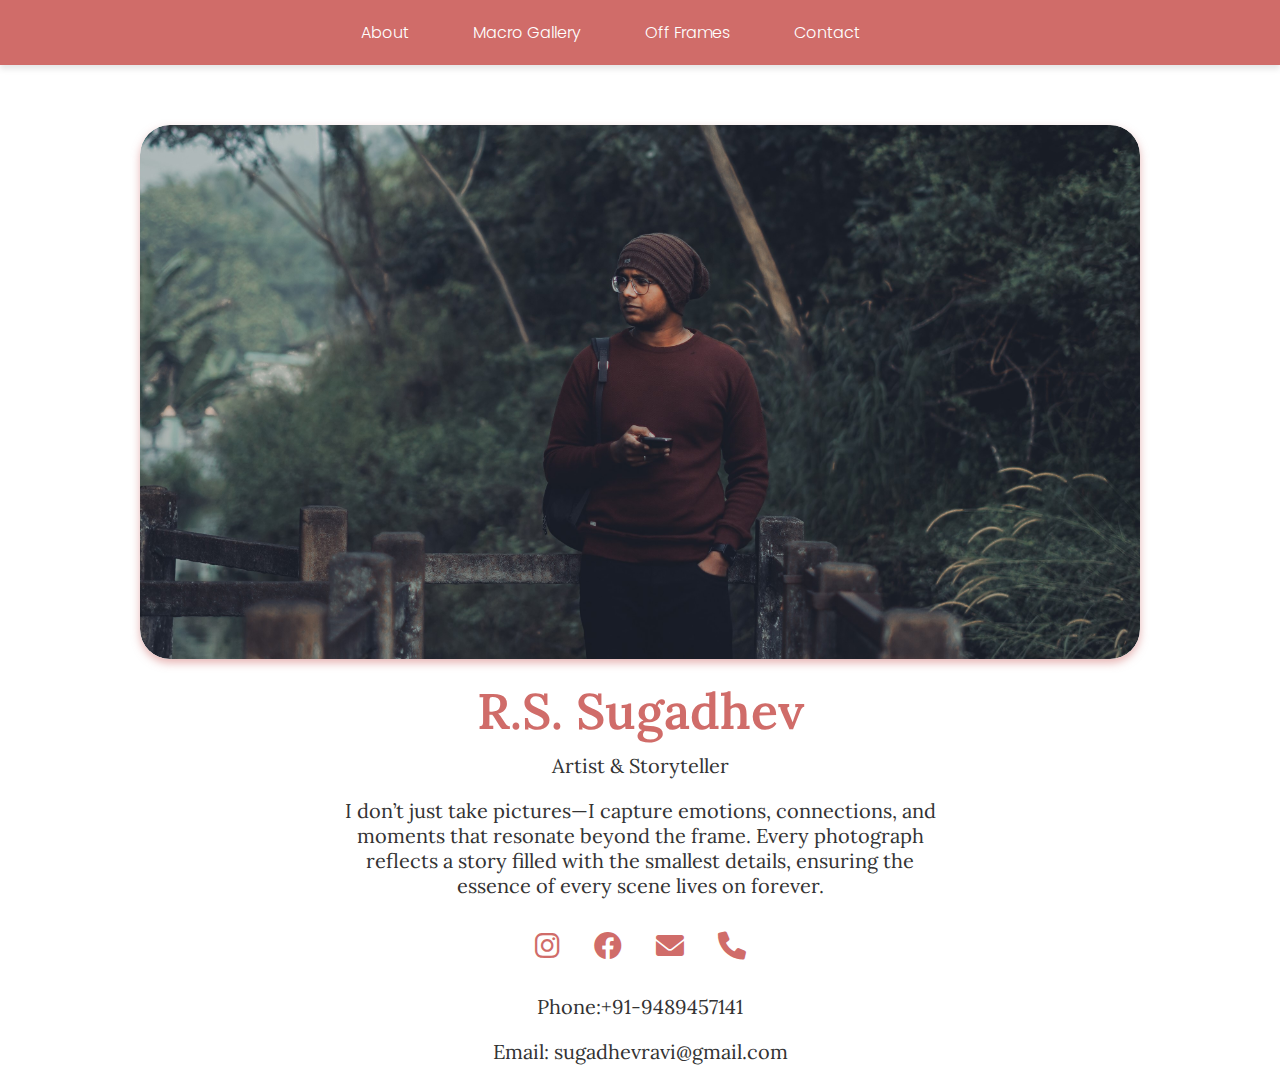
<file: index.html>
<!DOCTYPE html>
<html lang="en">
<head>
    <meta charset="UTF-8">
    <meta name="viewport" content="width=device-width, initial-scale=1.0">
    <title>R.S. Sugadhev | Artist & Storyteller</title>
    <link href="https://fonts.googleapis.com/css2?family=Lora:wght@500&family=Poppins:wght@400;600&display=swap" rel="stylesheet">
    <link rel="stylesheet" href="https://cdnjs.cloudflare.com/ajax/libs/font-awesome/6.0.0-beta3/css/all.min.css">
    <link rel="stylesheet" href="style.css">
</head>
<body>

    <header>
        <div>
            <a href="about.html">About</a>
            <a href="macrogallery.html">Macro Gallery</a>
            <a href="offframe.html">Off Frames</a>
            <a href="contact.html">Contact</a>
        </div>
    </header>

    <div class="container">
        <div class="image-container">
            <img src="images/JOW06081.jpg" alt="R.S. Sugadhev" class="profile-image">
        </div>
        <div class="name">R.S. Sugadhev</div>
        <div class="title">Artist & Storyteller</div>
        <div class="description">
            I don’t just take pictures—I capture emotions, connections, and moments that resonate beyond the frame. Every photograph reflects a story filled with the smallest details, ensuring the essence of every scene lives on forever.
        </div>

        <!-- Social Media Icons -->
        <div class="social-icons">
            <a href="https://instagram.com" target="_blank"><i class="fab fa-instagram"></i></a>
            <a href="https://facebook.com" target="_blank"><i class="fab fa-facebook"></i></a>
            <a href="mailto:someone@example.com"><i class="fas fa-envelope"></i></a>
            <a href="tel:123456789"><i class="fas fa-phone"></i></a>
        </div>

        <!-- Contact Information -->
        <div class="contact-info">
            <p>Phone:+91-9489457141</p>
            <p>Email: sugadhevravi@gmail.com</p>
        </div>
    </div>

</body>
</html>
</file>
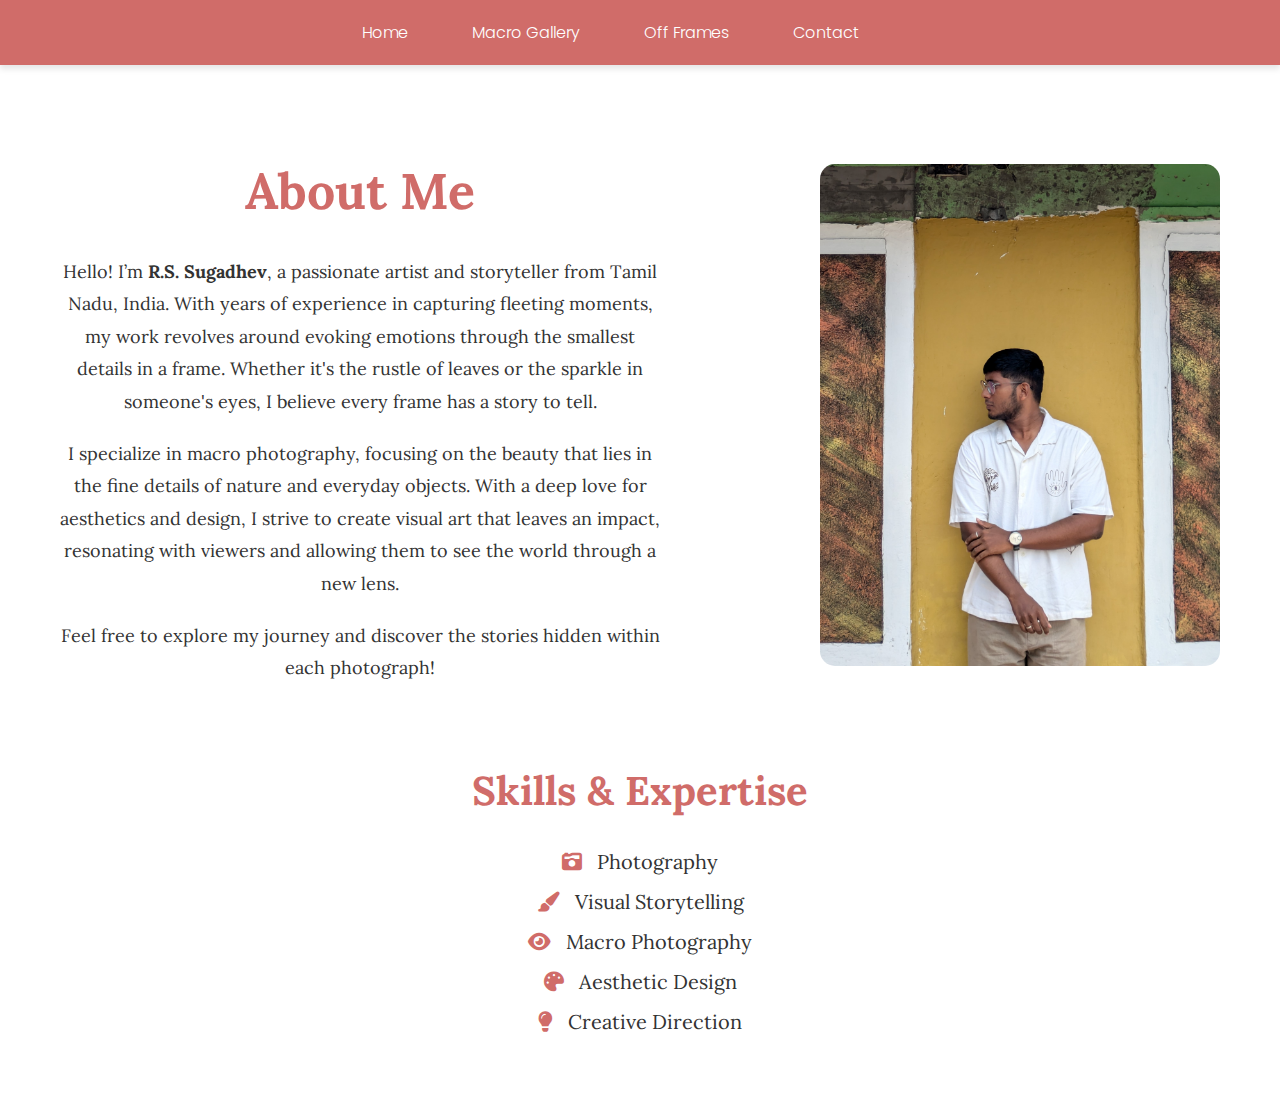
<file: about.html>
<!DOCTYPE html>
<html lang="en">

<head>
    <meta charset="UTF-8">
    <meta name="viewport" content="width=device-width, initial-scale=1.0">
    <title>About R.S. Sugadhev</title>
    <link href="https://fonts.googleapis.com/css2?family=Lora:wght@500&family=Poppins:wght@400;600&display=swap" rel="stylesheet">
    <link rel="stylesheet" href="https://cdnjs.cloudflare.com/ajax/libs/font-awesome/6.0.0-beta3/css/all.min.css">
    <link rel="stylesheet" href="./about.css">
</head>

<body>

    <header>
        <div>
            <a href="index.html">Home</a>
            <a href="macrogallery.html">Macro Gallery</a>
            <a href="offframe.html">Off Frames</a>
            <a href="contact.html">Contact</a>
        </div>
    </header>

    <div class="about-container">
        <section class="about">
            <div class="about-text">
                <h1>About Me</h1>
                <p>Hello! I’m <strong>R.S. Sugadhev</strong>, a passionate artist and storyteller from Tamil Nadu, India. With years of experience in capturing fleeting moments, my work revolves around evoking emotions through the smallest details in a frame. Whether it's the rustle of leaves or the sparkle in someone's eyes, I believe every frame has a story to tell.</p>
                <p>I specialize in macro photography, focusing on the beauty that lies in the fine details of nature and everyday objects. With a deep love for aesthetics and design, I strive to create visual art that leaves an impact, resonating with viewers and allowing them to see the world through a new lens.</p>
                <p>Feel free to explore my journey and discover the stories hidden within each photograph!</p>
            </div>

            <div class="about-image">
                <img src="images/bri.jpg" alt="R.S. Sugadhev">
            </div>
        </section>
        <section class="skills">
            <h2>Skills & Expertise</h2>
            <ul>
                <li><i class="fas fa-camera-retro"></i> Photography</li>
                <li><i class="fas fa-paint-brush"></i> Visual Storytelling</li>
                <li><i class="fas fa-eye"></i> Macro Photography</li>
                <li><i class="fas fa-palette"></i> Aesthetic Design</li>
                <li><i class="fas fa-lightbulb"></i> Creative Direction</li>
            </ul>
        </section>
    </div>

</body>

</html>
</file>
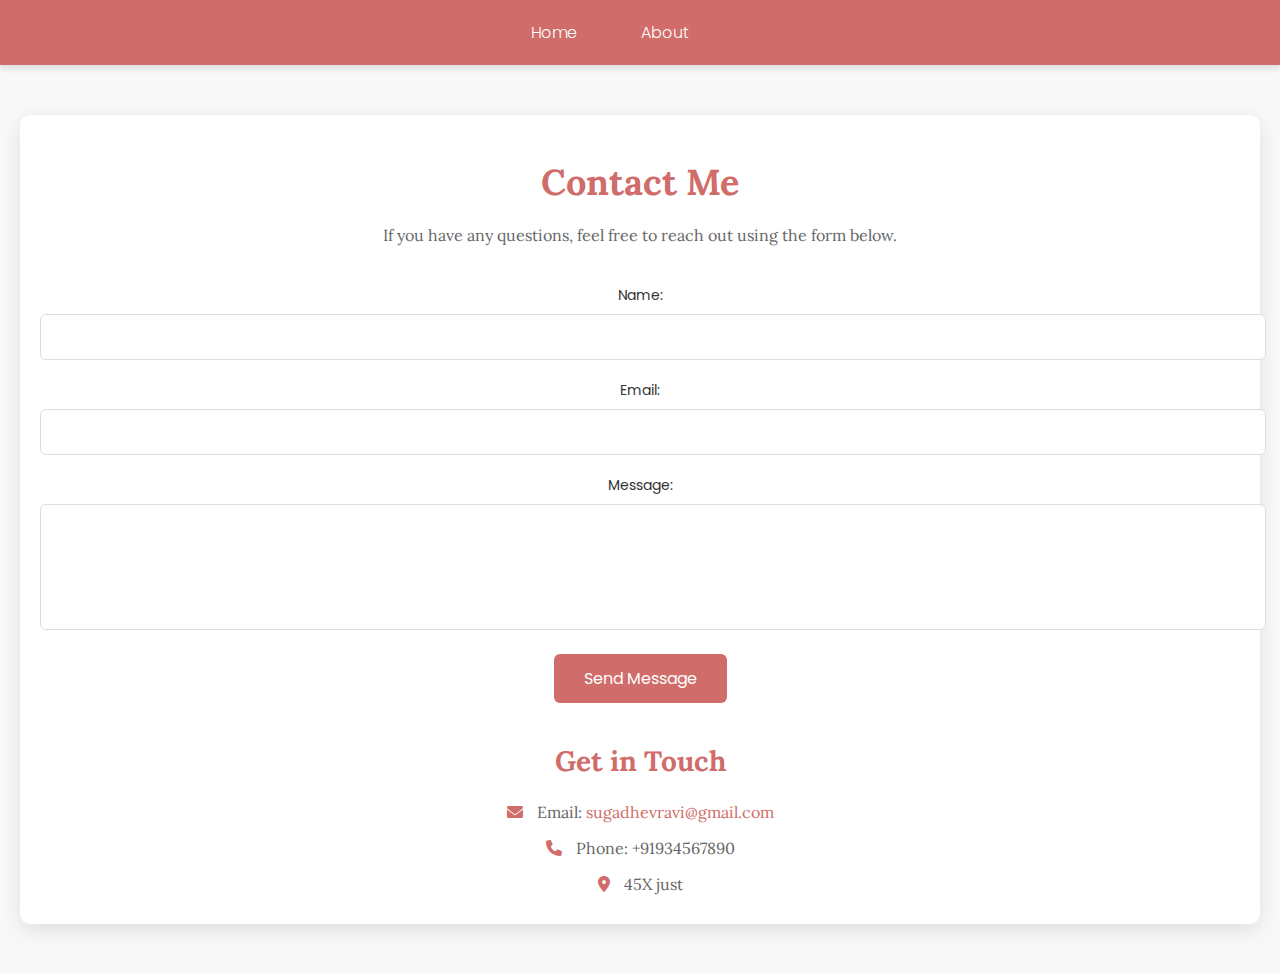
<file: contact.html>
<!DOCTYPE html>
<html lang="en">

<head>
    <meta charset="UTF-8">
    <meta name="viewport" content="width=device-width, initial-scale=1.0">
    <title>Contact | R.S. Sugadhev</title>
    <!-- Google Fonts -->
    <link href="https://fonts.googleapis.com/css2?family=Lora:wght@500&family=Poppins:wght@400;600&display=swap"
        rel="stylesheet">
    <!-- Font Awesome -->
    <link rel="stylesheet"
        href="https://cdnjs.cloudflare.com/ajax/libs/font-awesome/6.0.0-beta3/css/all.min.css">
    <link rel="stylesheet" href="contact.css">
</head>

<body>

    <header>
        <div>
            <a href="index.html">Home</a>
            <a href="about.html">About</a>
        </div>
    </header>

    <div class="contact-container" id="contact">
        <h1>Contact Me</h1>
        <p>If you have any questions, feel free to reach out using the form below.</p>
        
        <div class="contact-form">
            <form action="submit_form.php" method="post">
                <div class="form-group">
                    <label for="name">Name:</label>
                    <input type="text" id="name" name="name" required>
                </div>

                <div class="form-group">
                    <label for="email">Email:</label>
                    <input type="email" id="email" name="email" required>
                </div>

                <div class="form-group">
                    <label for="message">Message:</label>
                    <textarea id="message" name="message" rows="5" required></textarea>
                </div>

                <button type="submit">Send Message</button>
            </form>
        </div>

        <div class="contact-info">
            <h2>Get in Touch</h2>
            <p><i class="fas fa-envelope"></i> Email: <a href="mailto:sugadhev@example.com">sugadhevravi@gmail.com</a></p>
            <p><i class="fas fa-phone"></i> Phone: +91934567890</p>
            <p><i class="fas fa-map-marker-alt"></i> 45X just</p>
        </div>
    </div>

</body>

</html>
</file>
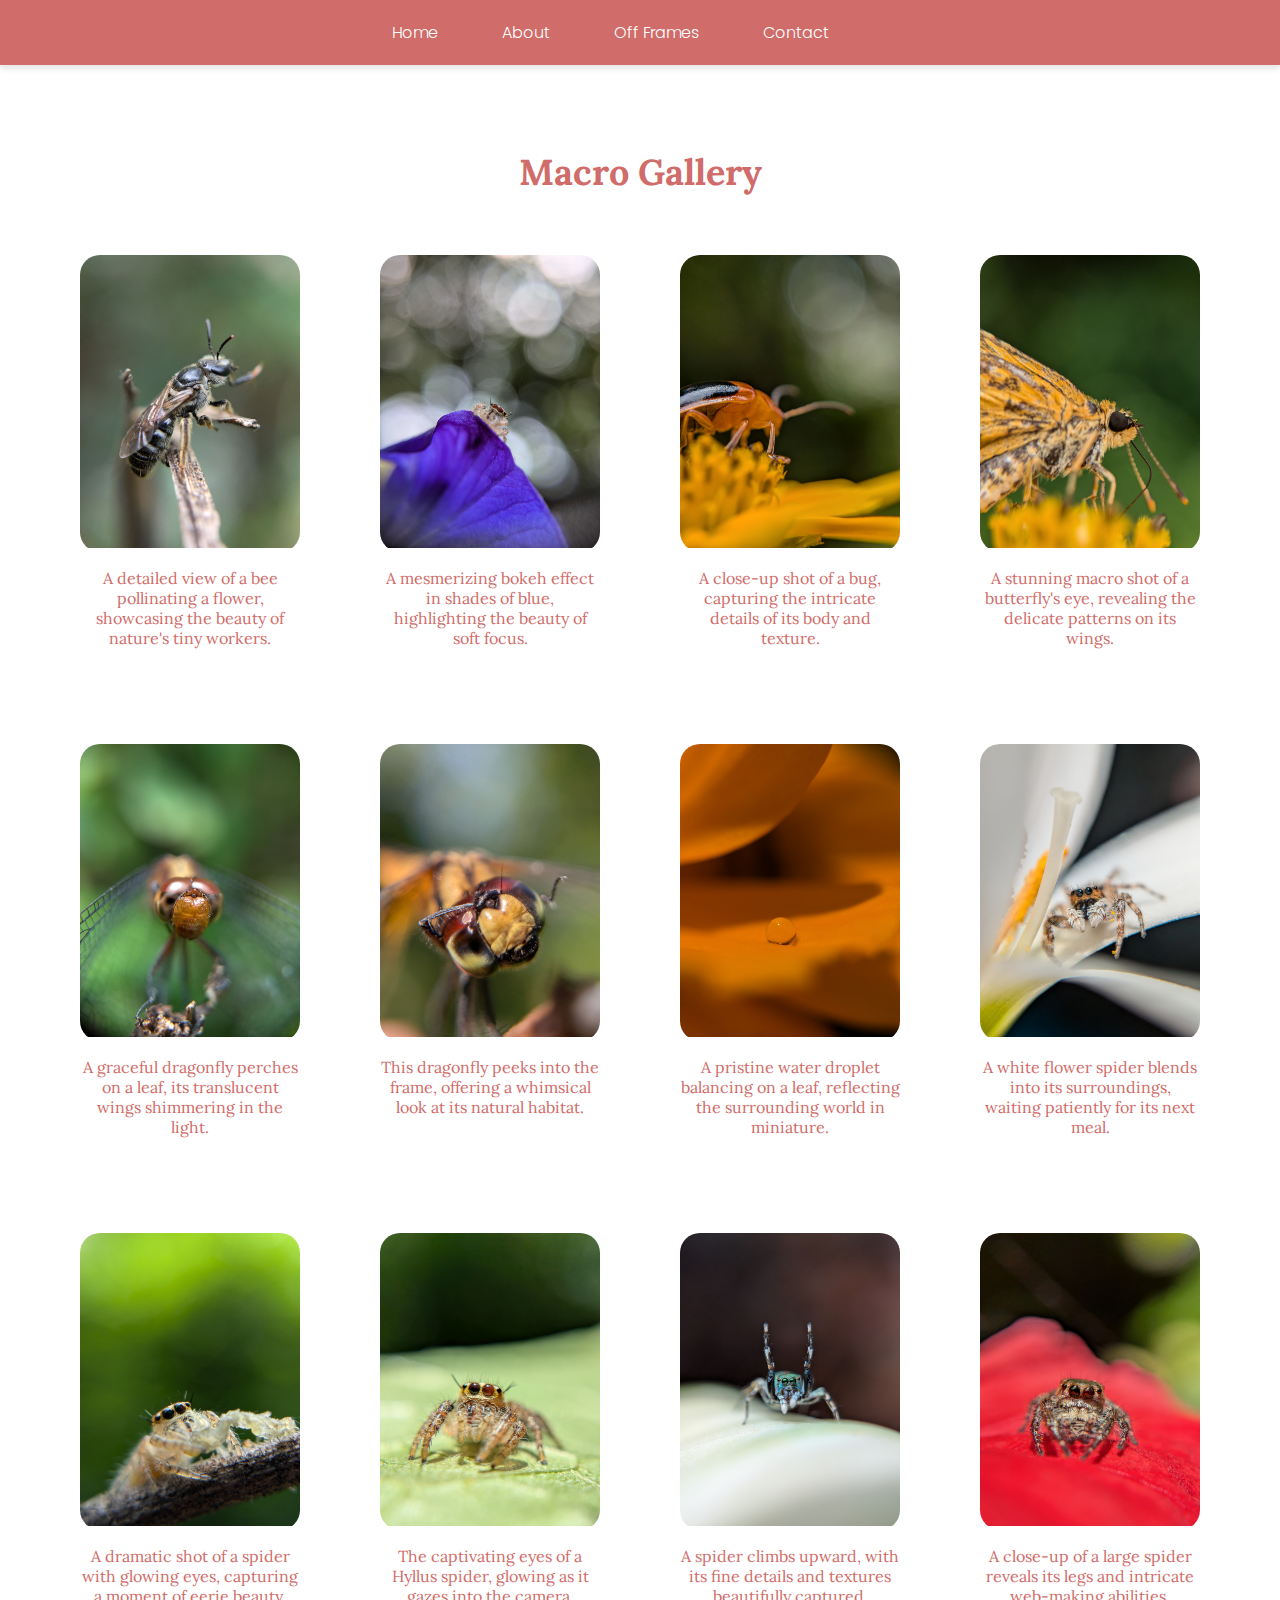
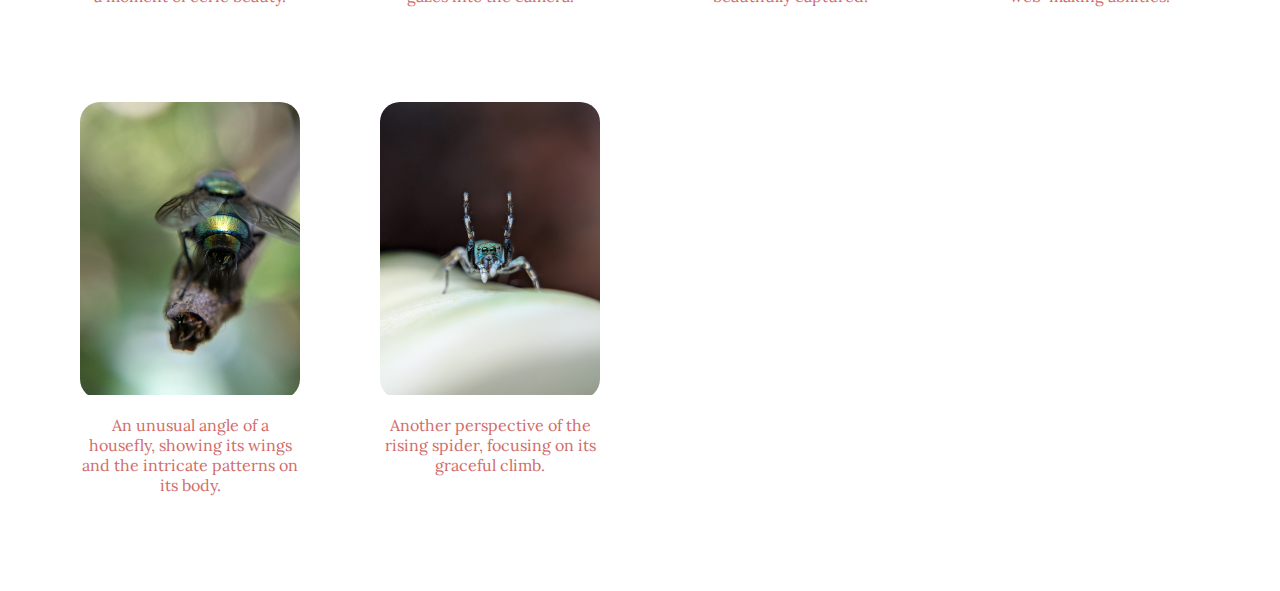
<file: macrogallery.html>
<!DOCTYPE html>
<html lang="en">

<head>
    <meta charset="UTF-8">
    <meta name="viewport" content="width=device-width, initial-scale=1.0">
    <title>Macro Gallery | R.S. Sugadhev</title>
    <link href="https://fonts.googleapis.com/css2?family=Lora:wght@500&family=Poppins:wght@400;600&display=swap" rel="stylesheet">
    <link rel="stylesheet" href="https://cdnjs.cloudflare.com/ajax/libs/font-awesome/6.0.0-beta3/css/all.min.css">
    <link rel="stylesheet" href="macrogallery.css">
</head>

<body>

    <header>
        <div>
            <a href="index.html">Home</a>
            <a href="about.html">About</a>
            <a href="offframe.html">Off Frames</a>
            <a href="contact.html">Contact</a>
        </div>
    </header>

    <div class="gallery-container" id="macro-gallery">
        <h1>Macro  Gallery</h1>
        <div class="gallery-grid">
            <div class="gallery-item">
                <div class="image-container">
                    <img src="images/bee.jpg" alt="Bee on a Flower">
                </div>
                <p class="description">A detailed view of a bee pollinating a flower, showcasing the beauty of nature's tiny workers.</p>
            </div>
            <div class="gallery-item">
                <div class="image-container">
                    <img src="images/bluebokeh.jpg" alt="Blue Bokeh">
                </div>
                <p class="description">A mesmerizing bokeh effect in shades of blue, highlighting the beauty of soft focus.</p>
            </div>
            <div class="gallery-item">
                <div class="image-container">
                    <img src="images/bug.jpg" alt="Close-up of a Bug">
                </div>
                <p class="description">A close-up shot of a bug, capturing the intricate details of its body and texture.</p>
            </div>
            <div class="gallery-item">
                <div class="image-container">
                    <img src="images/butterfly eyejpg.jpg" alt="Butterfly Eye">
                </div>
                <p class="description">A stunning macro shot of a butterfly's eye, revealing the delicate patterns on its wings.</p>
            </div>
            <div class="gallery-item">
                <div class="image-container">
                    <img src="images/Dragonfly.jpg" alt="Dragonfly">
                </div>
                <p class="description">A graceful dragonfly perches on a leaf, its translucent wings shimmering in the light.</p>
            </div>
            <div class="gallery-item">
                <div class="image-container">
                    <img src="images/drangonpeek.jpg" alt="Dragonfly Peek">
                </div>
                <p class="description">This dragonfly peeks into the frame, offering a whimsical look at its natural habitat.</p>
            </div>
            <div class="gallery-item">
                <div class="image-container">
                    <img src="images/drop.jpg" alt="Water Droplet">
                </div>
                <p class="description">A pristine water droplet balancing on a leaf, reflecting the surrounding world in miniature.</p>
            </div>
            <div class="gallery-item">
                <div class="image-container">
                    <img src="images/flowerspiderwhite.jpg" alt="Flower Spider">
                </div>
                <p class="description">A white flower spider blends into its surroundings, waiting patiently for its next meal.</p>
            </div>
            <div class="gallery-item">
                <div class="image-container">
                    <img src="images/gloweye2.jpg" alt="Spider's Glowing Eyes">
                </div>
                <p class="description">A dramatic shot of a spider with glowing eyes, capturing a moment of eerie beauty.</p>
            </div>
            <div class="gallery-item">
                <div class="image-container">
                    <img src="images/hyllusspiderglow.jpg" alt="Hyllus Spider">
                </div>
                <p class="description">The captivating eyes of a Hyllus spider, glowing as it gazes into the camera.</p>
            </div>
            <div class="gallery-item">
                <div class="image-container">
                    <img src="images/rasingspiderup.jpg" alt="Rising Spider">
                </div>
                <p class="description">A spider climbs upward, with its fine details and textures beautifully captured.</p>
            </div>
            <div class="gallery-item">
                <div class="image-container">
                    <img src="images/spideredbiggie.jpg" alt="Large Spider">
                </div>
                <p class="description">A close-up of a large spider reveals its legs and intricate web-making abilities.</p>
            </div>
            <div class="gallery-item">
                <div class="image-container">
                    <img src="images/houseflybutt.jpg" alt="Housefly">
                </div>
                <p class="description">An unusual angle of a housefly, showing its wings and the intricate patterns on its body.</p>
            </div>
            <div class="gallery-item">
                <div class="image-container">
                    <img src="images/rasingspiderup.jpg" alt="Rising Spider (Different Angle)">
                </div>
                <p class="description">Another perspective of the rising spider, focusing on its graceful climb.</p>
            </div>
        </div>
    </div>

</body>

</html>
</file>
<file: style.css>
body {
    font-family: 'Lora', serif;
    margin: 0;
    padding: 0;
    background-color: #ffffff;  
    color: #d06c69;
    overflow: hidden;
}

header {
    display: flex;
    justify-content: center;
    padding: 20px;
    background-color: #d06c69;  
    box-shadow: 0px 4px 6px rgba(0, 0, 0, 0.1);
}

header a {
    text-decoration: none;
    color: #ffffff;  
    font-family: 'Poppins', sans-serif;
    font-weight: 300;
    margin-right: 60px;
    transition: color 0.3s;
}

header a:hover {
    color: #333333;  
}


.container {
    text-align: center;
    padding: 60px;
    max-height: 100vh;  
    overflow-y: auto;  
}


.image-container {
    margin: 0 auto;
    width: 100%;
    max-width: 1000px;
    height: auto;
    overflow: hidden; 
    border-radius: 30px;  
    box-shadow: 0 4px 8px rgba(208, 108, 105, 0.5);  
    transition: box-shadow 0.3s;  
}

.image-container:hover {
    box-shadow: 0 4px 16px rgba(150, 50, 50, 0.5);  
}

.profile-image {
    width: 100%;
    height: 100%; 
    display: block;
    object-fit: cover;
    border-radius: inherit;  
}


.name {
    font-size: 50px;
    font-weight: 600;
    margin-top: 20px;
    color: #d06c69;  
}

.title {
    font-size: 20px;
    margin-top: 10px;
    font-style: inherit;
    color: #333333;  
}


.description {
    font-size: 20px;
    margin-top: 20px;
    max-width: 600px;
    color: #333333;  
    margin-left: auto;
    margin-right: auto;
}


.social-icons {
    margin-top: 30px;
}

.social-icons a {
    margin: 0 15px;
    text-decoration: none;
    color: #d06c69;  
    font-size: 28px;
    transition: color 0.3s;
}

.social-icons a:hover {
    color: #ffffff;  
}


.contact-info {
    margin-top: 30px;
    font-size: 20px;
    color: #333333;  
}


@media (max-width: 768px) {
    .name {
        font-size: 36px;
    }

    .title {
        font-size: 18px;
    }

    .description {
        font-size: 18px;
    }

    .image-container {
        max-width: 100%;
        width: 100%;
    }
}
</file>
<file: about.css>
body {
    font-family: 'Lora', serif;
    margin: 0;
    padding: 0;
    background-color: #ffffff;  
    color: #d06c69;  
    overflow-x: hidden;
}

header {
    display: flex;
    justify-content: center;
    padding: 20px;
    background-color: #d06c69;
    box-shadow: 0px 4px 6px rgba(0, 0, 0, 0.1);
}

header a {
    text-decoration: none;
    color: #ffffff;
    font-family: 'Poppins', sans-serif;
    font-weight: 300;
    margin-right: 60px;
    transition: color 0.3s;
}

header a:hover {
    color: #333333;
}

.about-container {
    padding: 60px;
    max-width: 1200px;
    margin: 0 auto;
    text-align: center;
}

.about {
    display: flex;
    flex-direction: row;
    align-items: center;
    justify-content: space-between;
    gap: 40px;
}

.about-text {
    max-width: 600px;
}

.about-text h1 {
    font-size: 50px;
    color: #d06c69;
}

.about-text p {
    font-size: 18px;
    color: #333333;
    line-height: 1.8;
    margin-bottom: 20px;
}


.about-image {
    position: relative;
    width: 100%;
    max-width: 400px;  
    overflow: hidden;
    border-radius: 15px;
    cursor: pointer;
}

.about-image img {
    display: block;
    width: 100%;
    height: auto;
    transition: transform 0.4s ease;
}


.about-image:hover img {
    transform: scale(1.1);
}

.about-image::before {
    content: '';
    position: absolute;
    top: 0;
    left: 0;
    width: 100%;
    height: 100%;
    background-color: rgba(208, 108, 105, 0); 
    transition: background-color 0.4s ease;  
    border-radius: 15px;
}


.hidden-content {
    position: absolute;
    top: 50%;
    left: 50%;
    transform: translate(-50%, -50%);
    color: white;
    font-size: 20px;
    font-family: 'Poppins', sans-serif;
    text-align: center;
    opacity: 0;  
    transition: opacity 0.4s ease;
    z-index: 1;
}


.about-image:hover::before {
    background-color: rgba(208, 108, 105, 0.7);  
}

.about-image:hover .hidden-content {
    opacity: 1;
}


.skills {
    margin-top: 60px;
    text-align: center;
}

.skills h2 {
    font-size: 40px;
    color: #d06c69;
}

.skills ul {
    list-style: none;
    padding: 0;
    font-size: 20px;
    color: #333333;
}

.skills li {
    margin-bottom: 15px;
}

.skills i {
    margin-right: 10px;
    color: #d06c69;
}


@media (max-width: 768px) {
    .about {
        flex-direction: column;
    }

    .about-image {
        max-width: 100%;
    }

    .about-text h1 {
        font-size: 36px;
    }

    .skills h2 {
        font-size: 32px;
    }
}
</file>
<file: contact.css>
body {
    font-family: 'Lora', serif;
    margin: 0;
    padding: 0;
    background-color: #f8f8f8;
    color: #333;
}

header {
    display: flex;
    justify-content: center;
    padding: 20px;
    background-color: #d06c69;
    box-shadow: 0px 4px 6px rgba(0, 0, 0, 0.1);
}

header a {
    text-decoration: none;
    color: #fff;
    font-family: 'Poppins', sans-serif;
    font-weight: 300;
    margin-right: 60px;
    transition: color 0.3s;
}

header a:hover {
    color: #222;
}

.contact-container {
    max-width: 1200px;
    margin: 50px auto;
    padding: 20px;
    background-color: #fff;
    border-radius: 10px;
    box-shadow: 0px 6px 20px rgba(0, 0, 0, 0.1);
    text-align: center;
}

h1 {
    font-size: 36px;
    color: #d06c69;
    margin-bottom: 20px;
}

p {
    font-size: 16px;
    color: #666;
}

.contact-form {
    margin: 40px 0;
}

.form-group {
    margin-bottom: 20px;
}

label {
    display: block;
    font-family: 'Poppins', sans-serif;
    margin-bottom: 8px;
    font-size: 14px;
    color: #333;
}

input, textarea {
    width: 100%;
    padding: 12px;
    border: 1px solid #ddd;
    border-radius: 6px;
    font-family: 'Poppins', sans-serif;
}

textarea {
    resize: none;
}

button {
    padding: 12px 30px;
    background-color: #d06c69;
    border: none;
    border-radius: 6px;
    color: white;
    font-family: 'Poppins', sans-serif;
    font-size: 16px;
    cursor: pointer;
    transition: background-color 0.3s ease;
}

button:hover {
    background-color: #b85a53;
}

.contact-info {
    margin-top: 40px;
}

.contact-info h2 {
    font-size: 28px;
    color: #d06c69;
}

.contact-info p {
    font-size: 16px;
    margin-bottom: 10px;
}

.contact-info i {
    margin-right: 10px;
    color: #d06c69;
}

a {
    color: #d06c69;
    text-decoration: none;
    transition: color 0.3s;
}

a:hover {
    color: #b85a53;
}

/* Responsive Design */
@media (max-width: 768px) {
    h1 {
        font-size: 28px;
    }

    .contact-info h2 {
        font-size: 22px;
    }

    p {
        font-size: 14px;
    }

    input, textarea {
        padding: 10px;
    }
}
</file>
<file: macrogallery.css>
html, body {
    margin: 0;
    padding: 0;
    overflow-x: hidden; 
    font-family: 'Lora', serif;
    background-color: #ffffff;
    color: #d06c69;
}

header {
    display: flex;
    justify-content: center;
    padding: 20px;
    background-color: #d06c69;
    box-shadow: 0px 4px 6px rgba(0, 0, 0, 0.1);
}

header a {
    text-decoration: none;
    color: #ffffff;
    font-family: 'Poppins', sans-serif;
    font-weight: 300;
    margin-right: 60px;
    transition: color 0.3s;
}

header a:hover {
    color: #333333;
}


.gallery-container {
    padding: 60px;
    text-align: center;
}

h1 {
    color: #d06c69;
    font-size: 36px;
    margin-bottom: 40px;
}


.gallery-grid {
    display: grid;
    grid-template-columns: repeat(auto-fit, minmax(250px, 1fr));
    gap: 40px;
    max-width: 100%; 
}


.gallery-item {
    text-align: center;
    padding: 20px;
    transition: transform 0.3s;
}

.image-container {
    position: relative;
    overflow: hidden;
    border-radius: 20px;
}

.image-container img {
    width: 100%;
    height: 100%;
    object-fit: cover;
    transition: transform 0.4s ease;
}

.image-container:hover img {
    transform: scale(1.1); 
}


@media (max-width: 768px) {
    h1 {
        font-size: 28px;
    }
}
</file>
